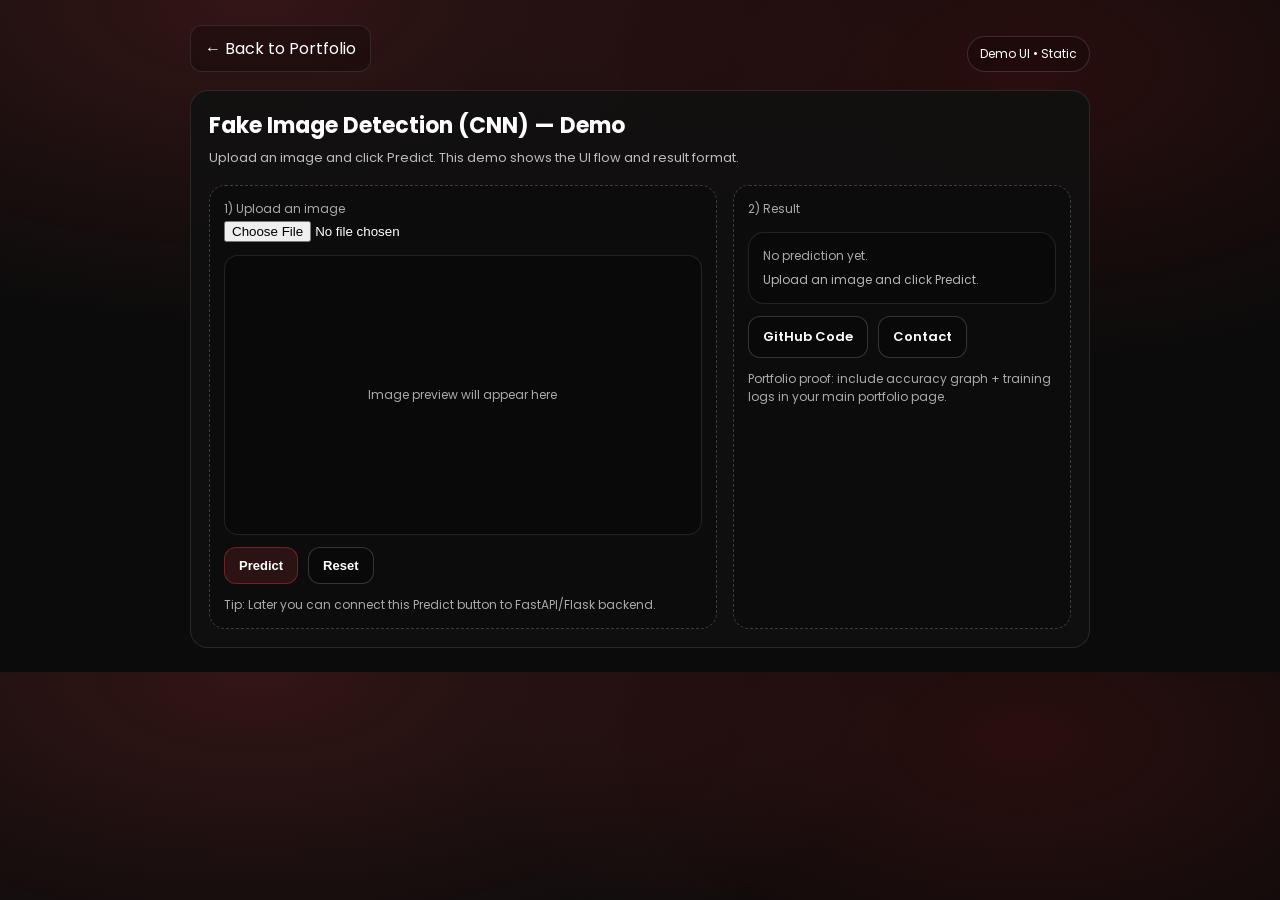
<file: projects/cnn-demo/index.html>
<!DOCTYPE html>
<html lang="en">
<head>
  <meta charset="UTF-8" />
  <meta name="viewport" content="width=device-width, initial-scale=1.0" />
  <title>Fake Image Detection Demo</title>

  <link href="https://fonts.googleapis.com/css2?family=Poppins:wght@300;400;600;700&display=swap" rel="stylesheet">

  <style>
    :root{
      --bg:#0b0b0b;
      --panel:rgba(17,17,17,.88);
      --border:rgba(255,255,255,.10);
      --text:#fff;
      --muted:rgba(255,255,255,.72);
      --red:#ef4444;
      --white:#fff;
    }
    *{box-sizing:border-box}
    body{
      margin:0;
      font-family:Poppins, sans-serif;
      background: radial-gradient(1200px 600px at 20% 0%, rgba(239,68,68,.18), transparent 55%),
                  radial-gradient(900px 500px at 80% 10%, rgba(185,28,28,.18), transparent 60%),
                  var(--bg);
      color:var(--text);
      padding:24px;
    }
    .wrap{max-width:900px;margin:auto}
    .top{
      display:flex;justify-content:space-between;align-items:center;gap:12px;flex-wrap:wrap;
      margin-bottom:18px;
    }
    .back{
      text-decoration:none;color:var(--text);
      border:1px solid var(--border);
      padding:10px 14px;border-radius:12px;background:rgba(0,0,0,.25);
    }
    .card{
      background:var(--panel);
      border:1px solid var(--border);
      border-radius:18px;
      padding:18px;
    }
    h1{margin:0 0 6px;font-size:22px}
    p{margin:0;color:var(--muted);font-size:13px;line-height:1.6}
    .grid{
      display:grid;
      grid-template-columns: 1.2fr .8fr;
      gap:16px;
      margin-top:16px;
    }
    @media(max-width:800px){ .grid{grid-template-columns:1fr} }
    .box{
      border:1px dashed rgba(255,255,255,.20);
      border-radius:16px;
      padding:14px;
      background:rgba(0,0,0,.18);
    }
    .preview{
      width:100%;
      height:280px;
      border-radius:14px;
      border:1px solid rgba(255,255,255,.10);
      background:rgba(0,0,0,.22);
      display:flex;align-items:center;justify-content:center;
      overflow:hidden;
      margin-top:12px;
    }
    .preview img{
      width:100%;height:100%;object-fit:contain;display:none;
    }
    .hint{font-size:12px;color:rgba(255,255,255,.65)}
    .btns{display:flex;gap:10px;flex-wrap:wrap;margin-top:12px}
    .btn{
      border:1px solid rgba(255,255,255,.18);
      background:rgba(0,0,0,.25);
      color:#fff;
      padding:10px 14px;
      border-radius:12px;
      text-decoration:none;
      cursor:pointer;
      font-weight:600;
      font-size:13px;
      transition:.2s;
    }
    .btn:hover{border-color:rgba(239,68,68,.55);transform:translateY(-1px)}
    .btn.primary{
      border-color: rgba(239,68,68,.35);
      background: rgba(239,68,68,.14);
    }
    .result{
      margin-top:14px;
      padding:14px;
      border-radius:16px;
      border:1px solid rgba(255,255,255,.10);
      background:rgba(0,0,0,.18);
    }
    .badge{
      display:inline-flex;
      align-items:center;
      gap:8px;
      padding:8px 12px;
      border-radius:999px;
      border:1px solid rgba(255,255,255,.14);
      background:rgba(0,0,0,.22);
      font-size:12px;
      margin-top:12px;
    }
    .tag{
      display:inline-block;
      padding:4px 10px;
      border-radius:999px;
      font-size:12px;
      font-weight:700;
    }
    .tag.fake{ background: rgba(239,68,68,.18); border:1px solid rgba(239,68,68,.45); color:#ffe4e6; }
    .tag.real{ background: rgba(34,197,94,.14); border:1px solid rgba(34,197,94,.40); color:#dcfce7; }
    .small{font-size:12px;color:rgba(255,255,255,.70);margin-top:6px}
    .note{
      margin-top:12px;
      font-size:12px;
      color:rgba(255,255,255,.65);
    }
    .links{display:flex;gap:10px;flex-wrap:wrap;margin-top:12px}
  </style>
</head>

<body>
  <div class="wrap">

    <div class="top">
      <a class="back" href="../../index.html#projects">← Back to Portfolio</a>
      <div class="badge">Demo UI • Static </div>
    </div>

    <div class="card">
      <h1>Fake Image Detection (CNN) — Demo</h1>
      <p>Upload an image and click Predict. This demo shows the UI flow and result format. </p>

      <div class="grid">

        
        <div class="box">
          <div class="hint">1) Upload an image</div>
          <input id="fileInput" type="file" accept="image/*" />

          <div class="preview" id="previewBox">
            <span class="hint" id="previewHint">Image preview will appear here</span>
            <img id="previewImg" alt="Preview" />
          </div>

          <div class="btns">
            <button class="btn primary" id="predictBtn" disabled>Predict</button>
            <button class="btn" id="resetBtn" disabled>Reset</button>
          </div>

          <div class="note">
            Tip: Later you can connect this Predict button to FastAPI/Flask backend.
          </div>
        </div>

        
        <div class="box">
          <div class="hint">2) Result</div>

          <div class="result" id="resultBox">
            <div class="hint">No prediction yet.</div>
            <div class="small">Upload an image and click Predict.</div>
          </div>

          <div class="links">
            
            <a class="btn" href="#" target="_blank">GitHub Code</a>
            <a class="btn" href="../../index.html#contact">Contact</a>
          </div>

          <div class="note">
            Portfolio proof: include accuracy graph + training logs in your main portfolio page.
          </div>
        </div>

      </div>
    </div>

  </div>

  <script src="script.js"></script>
</body>
</html>
</file>
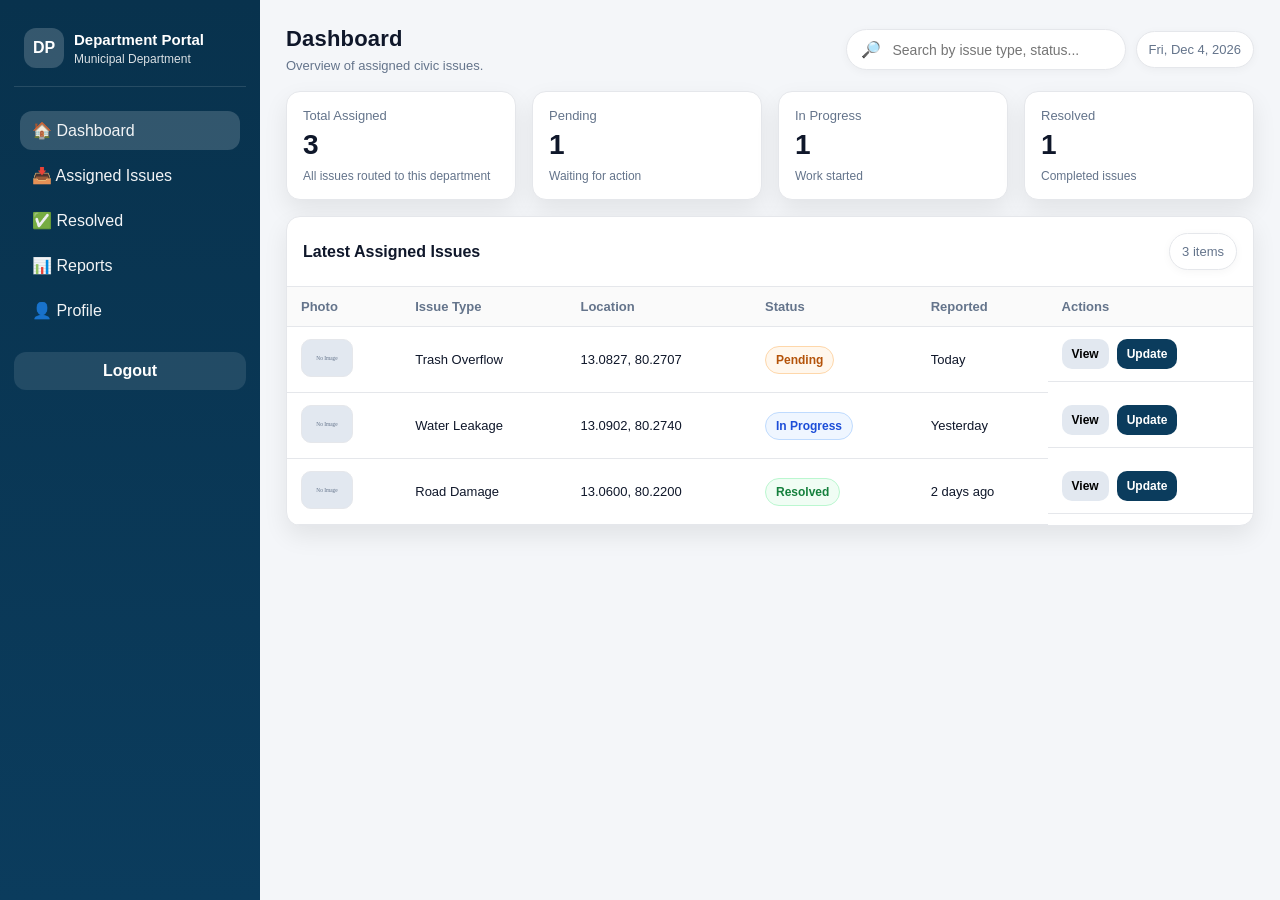
<file: projects/Dashboard/index.html>
<!DOCTYPE html>
<html lang="en">
<head>
  <meta charset="UTF-8" />
  <meta name="viewport" content="width=device-width, initial-scale=1.0"/>
  <title>Department Portal – Smart AI Reporting</title>
  <style>
    :root{
      --bg:#f4f6f9;
      --card:#ffffff;
      --text:#0f172a;
      --muted:#64748b;
      --primary:#0b3c5d;
      --primary2:#08324d;
      --border:#e5e7eb;
      --shadow:0 10px 25px rgba(0,0,0,0.08);
      --radius:14px;
    }
    *{ box-sizing:border-box; }
    body{
      margin:0;
      font-family: "Segoe UI", Arial, sans-serif;
      background:var(--bg);
      color:var(--text);
    }

    /* Layout */
    .app{
      display:flex;
      min-height:100vh;
    }
    .sidebar{
      width:260px;
      background:linear-gradient(180deg, var(--primary2), var(--primary));
      color:#fff;
      padding:18px 14px;
      position:sticky;
      top:0;
      height:100vh;
    }
    .brand{
      display:flex;
      align-items:center;
      gap:10px;
      padding:10px 10px 18px;
      border-bottom:1px solid rgba(255,255,255,0.12);
      margin-bottom:14px;
    }
    .logo{
      width:40px;height:40px;border-radius:12px;
      background:rgba(255,255,255,0.18);
      display:flex;align-items:center;justify-content:center;
      font-weight:800;
    }
    .brand h1{
      font-size:15px;margin:0;line-height:1.2;
    }
    .brand p{
      margin:3px 0 0;font-size:12px;opacity:.85;
    }

    .nav{
      display:flex;
      flex-direction:column;
      gap:6px;
      padding:10px 6px;
    }
    .nav a{
      text-decoration:none;
      color:#fff;
      padding:10px 12px;
      border-radius:12px;
      display:flex;
      align-items:center;
      gap:10px;
      cursor:pointer;
      opacity:.95;
    }
    .nav a:hover{ background:rgba(255,255,255,0.12); }
    .nav a.active{ background:rgba(255,255,255,0.18); }

    .spacer{ flex:1; }
    .logout{
      margin-top:12px;
      padding:10px 12px;
      border-radius:12px;
      background:rgba(255,255,255,0.10);
      cursor:pointer;
      text-align:center;
      font-weight:600;
    }
    .logout:hover{ background:rgba(255,255,255,0.16); }

    .content{
      flex:1;
      padding:26px;
    }

    /* Topbar */
    .topbar{
      display:flex;
      align-items:center;
      justify-content:space-between;
      gap:14px;
      margin-bottom:18px;
    }
    .titleBlock h2{
      margin:0;
      font-size:22px;
      letter-spacing:0.2px;
    }
    .titleBlock .sub{
      margin-top:6px;
      color:var(--muted);
      font-size:13px;
    }

    .topActions{
      display:flex;
      align-items:center;
      gap:10px;
    }
    .search{
      display:flex;
      align-items:center;
      gap:10px;
      background:var(--card);
      border:1px solid var(--border);
      border-radius:999px;
      padding:10px 14px;
      min-width:280px;
      box-shadow:0 2px 10px rgba(0,0,0,0.04);
    }
    .search input{
      border:none;
      outline:none;
      width:100%;
      font-size:14px;
      background:transparent;
    }
    .pill{
      background:var(--card);
      border:1px solid var(--border);
      border-radius:999px;
      padding:10px 12px;
      font-size:13px;
      color:var(--muted);
      box-shadow:0 2px 10px rgba(0,0,0,0.04);
      white-space:nowrap;
    }

    /* Cards */
    .grid{
      display:grid;
      grid-template-columns:repeat(12, 1fr);
      gap:16px;
    }
    .card{
      background:var(--card);
      border:1px solid var(--border);
      border-radius:var(--radius);
      box-shadow:var(--shadow);
      padding:16px;
    }
    .stat{
      grid-column: span 3;
      min-height:96px;
      display:flex;
      flex-direction:column;
      justify-content:space-between;
    }
    .stat .k{
      color:var(--muted);
      font-size:13px;
    }
    .stat .v{
      font-size:28px;
      font-weight:800;
      margin-top:6px;
    }
    .stat .hint{
      color:var(--muted);
      font-size:12px;
      margin-top:8px;
    }

    /* Table */
    .tableCard{
      grid-column: span 12;
      padding:0;
      overflow:hidden;
    }
    .tableHead{
      padding:16px;
      display:flex;
      align-items:center;
      justify-content:space-between;
      gap:10px;
      border-bottom:1px solid var(--border);
    }
    .tableHead h3{
      margin:0;font-size:16px;
    }
    table{
      width:100%;
      border-collapse:collapse;
    }
    th, td{
      padding:12px 14px;
      border-bottom:1px solid var(--border);
      text-align:left;
      font-size:13px;
      vertical-align:middle;
    }
    th{
      color:var(--muted);
      font-weight:700;
      background:#fafafa;
    }
    .thumb{
      width:52px;height:38px;border-radius:10px;
      background:#e2e8f0;
      border:1px solid var(--border);
      object-fit:cover;
    }
    .badge{
      display:inline-block;
      padding:6px 10px;
      border-radius:999px;
      font-weight:700;
      font-size:12px;
      border:1px solid var(--border);
      background:#fff;
    }
    .b-pending{ color:#b45309; background:#fff7ed; border-color:#fed7aa; }
    .b-progress{ color:#1d4ed8; background:#eff6ff; border-color:#bfdbfe; }
    .b-resolved{ color:#15803d; background:#f0fdf4; border-color:#bbf7d0; }

    .actions{
      display:flex;
      gap:8px;
    }
    .btn{
      border:none;
      cursor:pointer;
      padding:8px 10px;
      border-radius:10px;
      font-weight:700;
      font-size:12px;
    }
    .btn.view{ background:#e2e8f0; }
    .btn.update{ background:#0b3c5d; color:#fff; }
    .btn.view:hover{ filter:brightness(0.98); }
    .btn.update:hover{ filter:brightness(0.92); }

    /* Modal */
    .modalWrap{
      position:fixed; inset:0;
      background:rgba(2,6,23,0.55);
      display:none;
      align-items:center;
      justify-content:center;
      padding:18px;
      z-index:50;
    }
    .modal{
      width:min(920px, 100%);
      background:var(--card);
      border-radius:18px;
      border:1px solid var(--border);
      box-shadow:0 30px 80px rgba(0,0,0,0.35);
      overflow:hidden;
    }
    .modalTop{
      display:flex;
      justify-content:space-between;
      align-items:center;
      padding:14px 16px;
      border-bottom:1px solid var(--border);
      background:#fafafa;
    }
    .modalTop h4{ margin:0; font-size:14px; }
    .close{
      cursor:pointer;
      font-weight:900;
      padding:6px 10px;
      border-radius:10px;
      background:#e2e8f0;
    }
    .modalBody{
      display:grid;
      grid-template-columns: 1.3fr 1fr;
      gap:16px;
      padding:16px;
    }
    .bigImg{
      width:100%;
      border-radius:14px;
      border:1px solid var(--border);
      background:#e2e8f0;
      aspect-ratio: 16/10;
      object-fit:cover;
    }
    .meta{
      display:flex;
      flex-direction:column;
      gap:10px;
    }
    .row{
      border:1px solid var(--border);
      border-radius:14px;
      padding:12px;
      background:#fff;
    }
    .row .label{ color:var(--muted); font-size:12px; }
    .row .value{ font-weight:800; margin-top:6px; }
    .selectRow{
      display:flex;
      gap:10px;
      align-items:center;
      margin-top:10px;
    }
    select{
      width:100%;
      padding:10px 12px;
      border-radius:12px;
      border:1px solid var(--border);
      outline:none;
      font-size:13px;
      background:#fff;
    }

    @media (max-width: 980px){
      .stat{ grid-column: span 6; }
      .modalBody{ grid-template-columns:1fr; }
      .search{ min-width: 200px; }
    }
    @media (max-width: 560px){
      .sidebar{ display:none; }
      .content{ padding:16px; }
      .stat{ grid-column: span 12; }
      .search{ display:none; }
    }
  </style>
</head>
<body>
  <div class="app">
    <!-- Sidebar -->
    <aside class="sidebar">
      <div class="brand">
        <div class="logo">DP</div>
        <div>
          <h1>Department Portal</h1>
          <p id="deptName">Municipal Department</p>
        </div>
      </div>

      <nav class="nav">
        <a class="active" onclick="navTo('dashboard')">🏠 Dashboard</a>
        <a onclick="navTo('assigned')">📥 Assigned Issues</a>
        <a onclick="navTo('resolved')">✅ Resolved</a>
        <a onclick="navTo('reports')">📊 Reports</a>
        <a onclick="navTo('profile')">👤 Profile</a>
      </nav>

      <div class="spacer"></div>
      <div class="logout" onclick="logout()">Logout</div>
    </aside>

    <!-- Content -->
    <main class="content">
      <div class="topbar">
        <div class="titleBlock">
          <h2 id="pageTitle">Dashboard</h2>
          <div class="sub" id="pageSub">Overview of assigned civic issues.</div>
        </div>
        <div class="topActions">
          <div class="search">
            🔎 <input id="searchInput" placeholder="Search by issue type, status..." oninput="renderTable()" />
          </div>
          <div class="pill" id="todayPill">Today</div>
        </div>
      </div>

      <section class="grid">
        <div class="card stat">
          <div class="k">Total Assigned</div>
          <div class="v" id="statTotal">0</div>
          <div class="hint">All issues routed to this department</div>
        </div>
        <div class="card stat">
          <div class="k">Pending</div>
          <div class="v" id="statPending">0</div>
          <div class="hint">Waiting for action</div>
        </div>
        <div class="card stat">
          <div class="k">In Progress</div>
          <div class="v" id="statProgress">0</div>
          <div class="hint">Work started</div>
        </div>
        <div class="card stat">
          <div class="k">Resolved</div>
          <div class="v" id="statResolved">0</div>
          <div class="hint">Completed issues</div>
        </div>

        <div class="card tableCard">
          <div class="tableHead">
            <h3>Latest Assigned Issues</h3>
            <div class="pill" id="countPill">0 items</div>
          </div>

          <div style="overflow:auto;">
            <table>
              <thead>
                <tr>
                  <th>Photo</th>
                  <th>Issue Type</th>
                  <th>Location</th>
                  <th>Status</th>
                  <th>Reported</th>
                  <th>Actions</th>
                </tr>
              </thead>
              <tbody id="tbody"></tbody>
            </table>
          </div>
        </div>
      </section>
    </main>
  </div>

  <!-- Modal -->
  <div class="modalWrap" id="modalWrap">
    <div class="modal">
      <div class="modalTop">
        <h4 id="modalTitle">Issue Details</h4>
        <div class="close" onclick="closeModal()">✕</div>
      </div>
      <div class="modalBody">
        <img class="bigImg" id="modalImg" alt="issue"/>
        <div class="meta">
          <div class="row">
            <div class="label">Issue Type</div>
            <div class="value" id="mIssue">-</div>
          </div>
          <div class="row">
            <div class="label">Coordinates</div>
            <div class="value" id="mCoords">-</div>
          </div>
          <div class="row">
            <div class="label">Current Status</div>
            <div class="value" id="mStatus">-</div>

            <div class="selectRow">
              <select id="statusSelect">
                <option value="Pending">Pending</option>
                <option value="In Progress">In Progress</option>
                <option value="Resolved">Resolved</option>
              </select>
              <button class="btn update" onclick="saveStatus()">Save</button>
            </div>
          </div>

          <div class="row">
            <div class="label">Map Link </div>
            <div class="value" id="mMap">Open Map</div>
          </div>
        </div>
      </div>
    </div>
  </div>

  <script>
   
    let issues = [
      {
        id: "1",
        issue_type: "Trash Overflow",
        latitude: 13.0827,
        longitude: 80.2707,
        image: "",
        status: "Pending",
        created_at: "Today"
      },
      {
        id: "2",
        issue_type: "Water Leakage",
        latitude: 13.0902,
        longitude: 80.2740,
        image: "",
        status: "In Progress",
        created_at: "Yesterday"
      },
      {
        id: "3",
        issue_type: "Road Damage",
        latitude: 13.0600,
        longitude: 80.2200,
        image: "",
        status: "Resolved",
        created_at: "2 days ago"
      }
    ];

    let selectedIssue = null;

    function navTo(page){
      document.getElementById("pageTitle").innerText =
        page === "dashboard" ? "Dashboard" :
        page === "assigned" ? "Assigned Issues" :
        page === "resolved" ? "Resolved Issues" :
        page === "reports" ? "Reports" : "Profile";

      document.getElementById("pageSub").innerText =
        page === "dashboard" ? "Overview of assigned civic issues." :
        page === "assigned" ? "All issues assigned to your department." :
        page === "resolved" ? "Completed issues history." :
        page === "reports" ? "Analytics & performance." :
        "Department profile & settings ";
    }

    function logout(){
      alert("Logged out ");
      // later: redirect to department login page
    }

    function badgeClass(status){
      if(status === "Pending") return "badge b-pending";
      if(status === "In Progress") return "badge b-progress";
      return "badge b-resolved";
    }

    function renderStats(list){
      const total = list.length;
      const pending = list.filter(x => x.status === "Pending").length;
      const progress = list.filter(x => x.status === "In Progress").length;
      const resolved = list.filter(x => x.status === "Resolved").length;

      document.getElementById("statTotal").innerText = total;
      document.getElementById("statPending").innerText = pending;
      document.getElementById("statProgress").innerText = progress;
      document.getElementById("statResolved").innerText = resolved;
      document.getElementById("countPill").innerText = `${total} items`;
    }

    function renderTable(){
      const q = (document.getElementById("searchInput").value || "").toLowerCase().trim();
      const filtered = issues.filter(i => {
        if(!q) return true;
        return (i.issue_type || "").toLowerCase().includes(q) ||
               (i.status || "").toLowerCase().includes(q);
      });

      renderStats(filtered);

      const tbody = document.getElementById("tbody");
      tbody.innerHTML = "";

      filtered.forEach(i => {
        const tr = document.createElement("tr");

        const imgTd = document.createElement("td");
        const img = document.createElement("img");
        img.className = "thumb";
        img.src = i.image || "data:image/svg+xml,%3Csvg xmlns='http://www.w3.org/2000/svg' width='120' height='80'%3E%3Crect width='100%25' height='100%25' fill='%23e2e8f0'/%3E%3Ctext x='50%25' y='52%25' dominant-baseline='middle' text-anchor='middle' fill='%2364748b' font-size='12'%3ENo Image%3C/text%3E%3C/svg%3E";
        img.alt = "thumb";
        imgTd.appendChild(img);

        const typeTd = document.createElement("td");
        typeTd.innerText = i.issue_type;

        const locTd = document.createElement("td");
        locTd.innerText = `${i.latitude.toFixed(4)}, ${i.longitude.toFixed(4)}`;

        const statusTd = document.createElement("td");
        const b = document.createElement("span");
        b.className = badgeClass(i.status);
        b.innerText = i.status;
        statusTd.appendChild(b);

        const dateTd = document.createElement("td");
        dateTd.innerText = i.created_at;

        const actTd = document.createElement("td");
        actTd.className = "actions";
        const viewBtn = document.createElement("button");
        viewBtn.className = "btn view";
        viewBtn.innerText = "View";
        viewBtn.onclick = () => openModal(i);

        const updBtn = document.createElement("button");
        updBtn.className = "btn update";
        updBtn.innerText = "Update";
        updBtn.onclick = () => openModal(i);

        actTd.appendChild(viewBtn);
        actTd.appendChild(updBtn);

        tr.appendChild(imgTd);
        tr.appendChild(typeTd);
        tr.appendChild(locTd);
        tr.appendChild(statusTd);
        tr.appendChild(dateTd);
        tr.appendChild(actTd);

        tbody.appendChild(tr);
      });
    }

    function openModal(issue){
      selectedIssue = issue;
      document.getElementById("modalTitle").innerText = `Issue #${issue.id}`;
      document.getElementById("mIssue").innerText = issue.issue_type;
      document.getElementById("mCoords").innerText = `${issue.latitude}, ${issue.longitude}`;
      document.getElementById("mStatus").innerText = issue.status;
      document.getElementById("statusSelect").value = issue.status;

      document.getElementById("modalImg").src = issue.image || "data:image/svg+xml,%3Csvg xmlns='http://www.w3.org/2000/svg' width='900' height='560'%3E%3Crect width='100%25' height='100%25' fill='%23e2e8f0'/%3E%3Ctext x='50%25' y='52%25' dominant-baseline='middle' text-anchor='middle' fill='%2364748b' font-size='18'%3ENo Image%3C/text%3E%3C/svg%3E";
      document.getElementById("modalWrap").style.display = "flex";
    }

    function closeModal(){
      document.getElementById("modalWrap").style.display = "none";
      selectedIssue = null;
    }

    function saveStatus(){
      if(!selectedIssue) return;
      const newStatus = document.getElementById("statusSelect").value;
      selectedIssue.status = newStatus;
      document.getElementById("mStatus").innerText = newStatus;
      renderTable();
      alert("Status updated (dummy). Later we connect backend.");
    }

    // init
    document.getElementById("todayPill").innerText =
      new Date().toLocaleDateString(undefined, { weekday:'short', year:'numeric', month:'short', day:'numeric' });

    renderTable();
  </script>
</body>
</html>
</file>
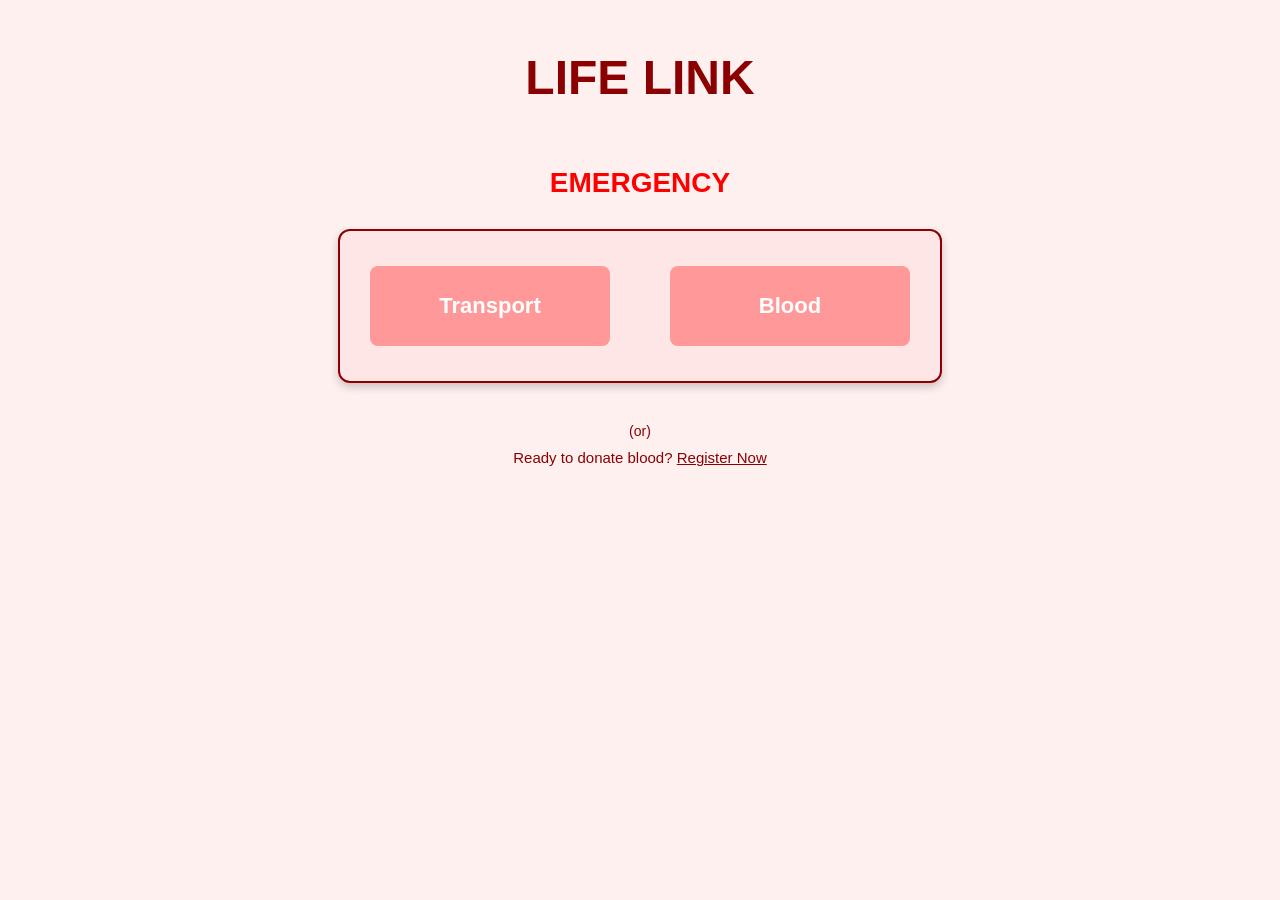
<file: projects/login/login.html>
<!DOCTYPE html>
<html lang="en">
<head>
  <meta charset="UTF-8" />
  <meta name="viewport" content="width=device-width, initial-scale=1.0">
  <title>Life Link - Blood Donation</title>
  <style>
    body {
      font-family: Arial, sans-serif;
      margin: 0;
      padding: 0;
      background: #fff0f0;
      display: flex;
      flex-direction: column;
      align-items: center;
      justify-content: flex-start;
      min-height: 100vh;
    }

    h1 {
      margin-top: 50px;
      font-size: 48px;
      color: darkred;
      text-align: center;
    }

    .blink-text {
      margin: 30px 0;
      font-size: 28px;
      color: red;
      font-weight: bold;
      animation: blink 1s infinite;
    }

    @keyframes blink {
      0% { opacity: 1; }
      50% { opacity: 0.3; }
      100% { opacity: 1; }
    }

    .rectangle-box {
      display: flex;
      justify-content: space-around;
      align-items: center;
      width: 80%;
      max-width: 600px;
      height: 150px;
      background-color: #ffe6e6;
      border: 2px solid darkred;
      border-radius: 12px;
      box-shadow: 0 4px 8px rgba(0,0,0,0.2);
      margin-bottom: 20px;
    }

    .box-item {
      width: 40%;
      height: 80px;
      background-color: #ff9999;
      display: flex;
      justify-content: center;
      align-items: center;
      font-size: 22px;
      font-weight: bold;
      color: white;
      border-radius: 8px;
      cursor: pointer;
      transition: transform 0.2s;
    }

    .box-item:hover {
      transform: scale(1.05);
    }

    .or-text {
      margin-top: 20px;
      font-size: 14px;
      color: darkred;
    }

    .register-text {
      margin-top: 10px;
      font-size: 15px;
      color: darkred;
      text-align: center;
      cursor: pointer;
    }

    .register-text span {
      text-decoration: underline;
    }
  </style>
</head>
<body>

  <h1>LIFE LINK</h1>

  <div class="blink-text">EMERGENCY</div>

  <div class="rectangle-box">
    <div class="box-item" onclick="alert('Transport option coming soon!')">Transport</div>
    <div class="box-item" onclick="window.location.href='blood-request.html'">Blood</div>
  </div>

  <div class="or-text">(or)</div>

  <div class="register-text" onclick="window.location.href='donor-registration.html'">
    Ready to donate blood? <span>Register Now</span>
  </div>

</body>
</html>
</file>
